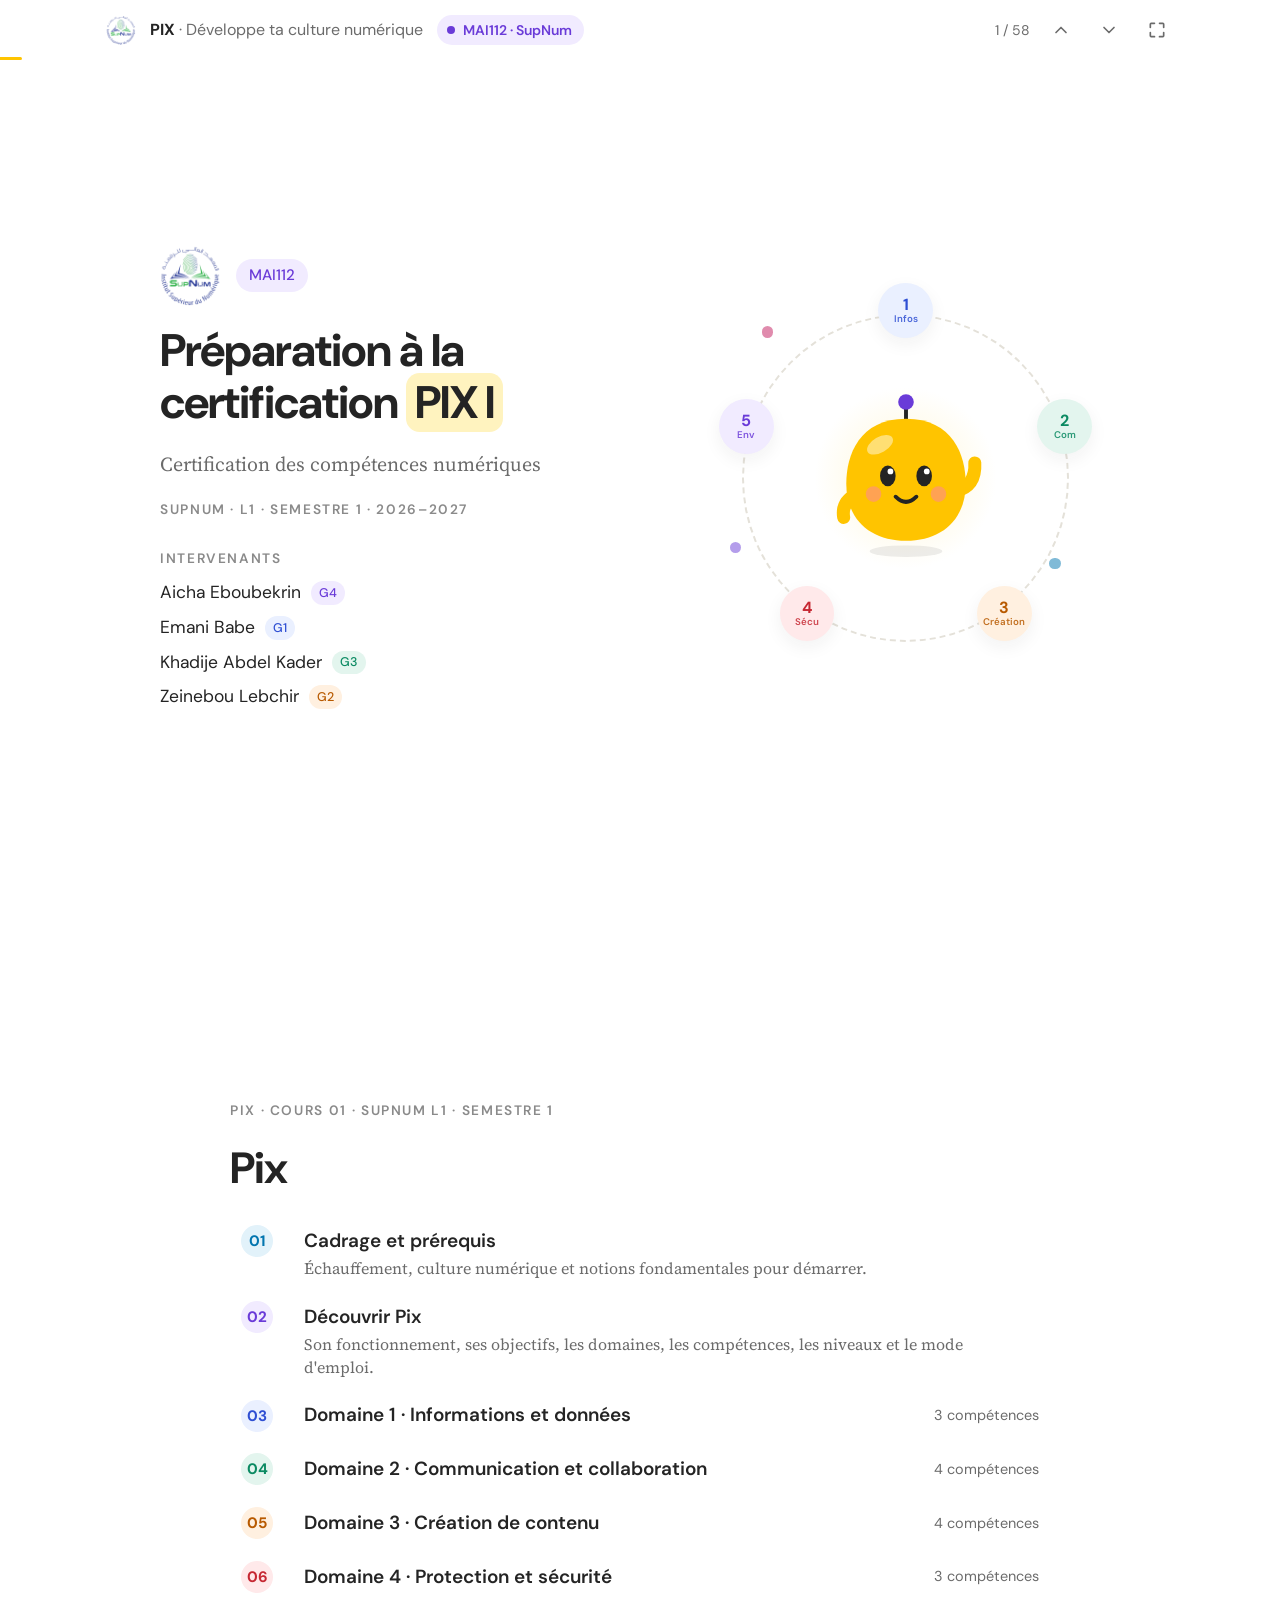
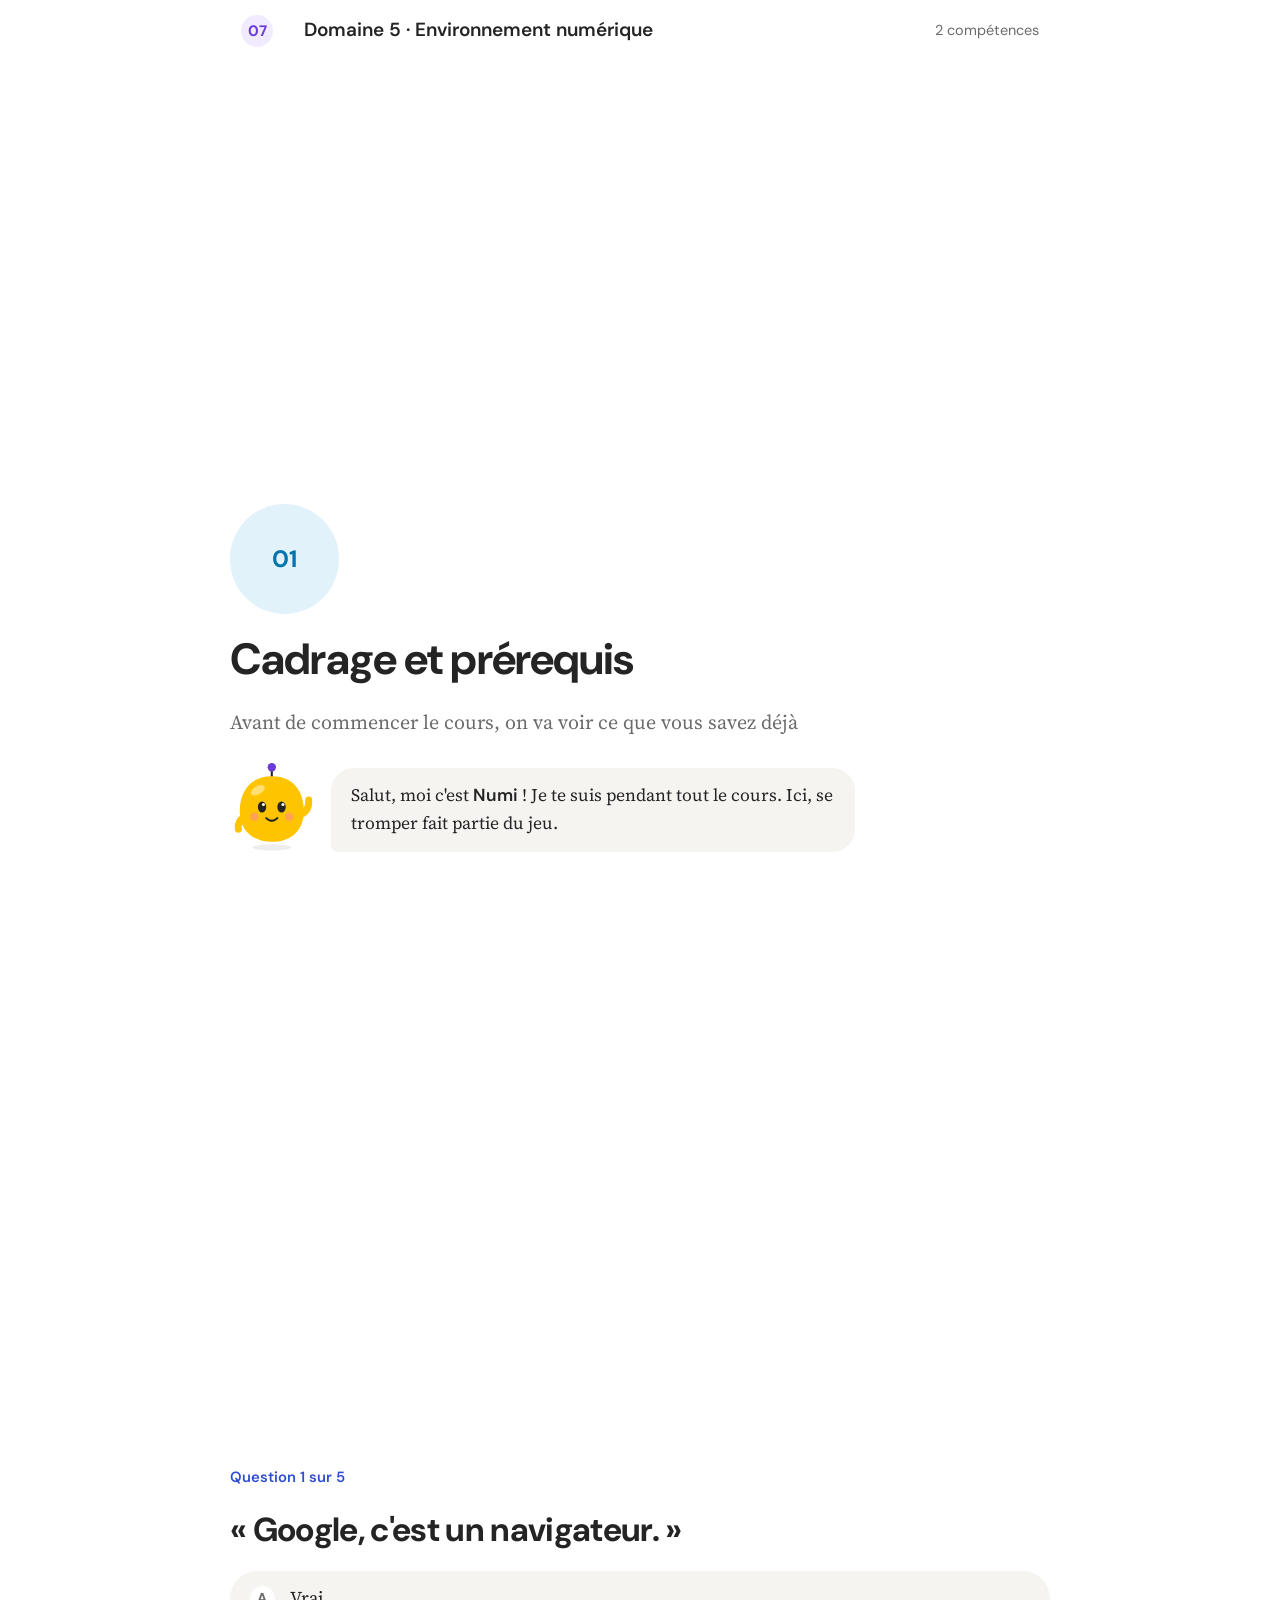
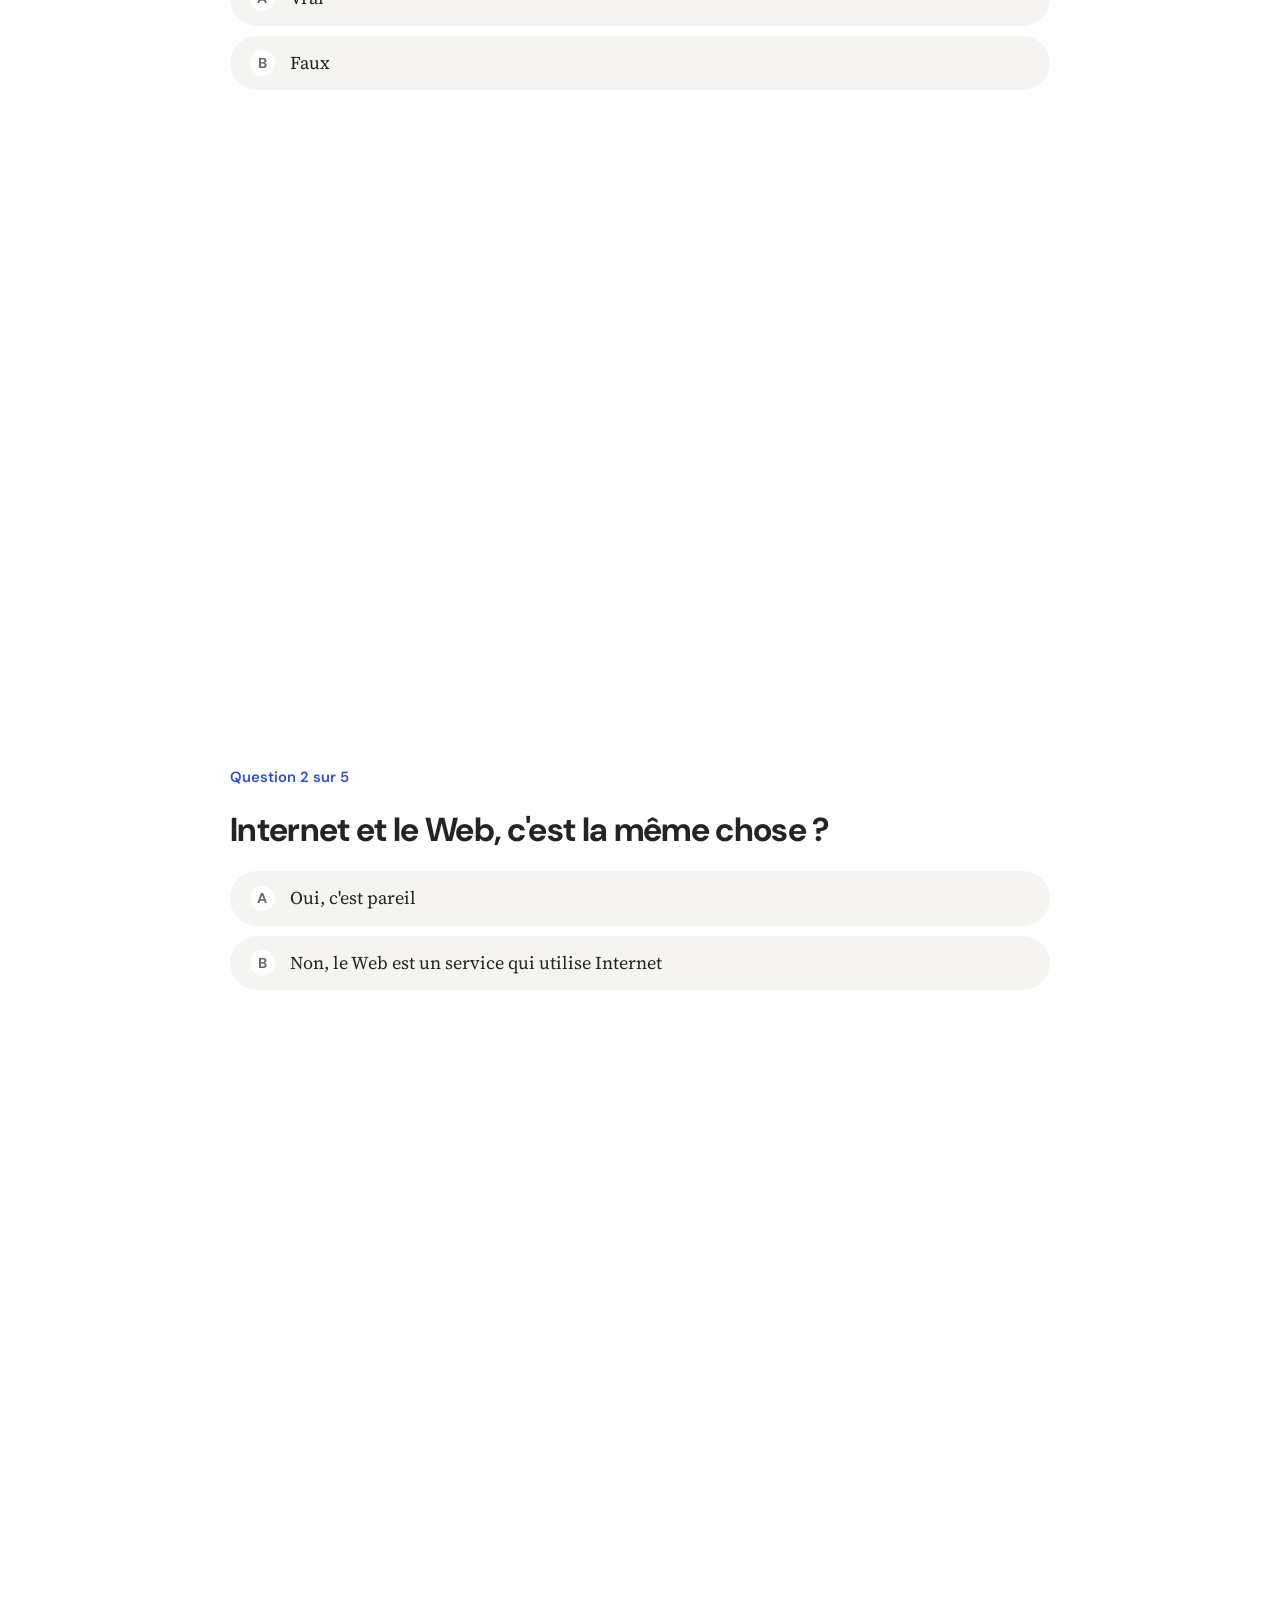
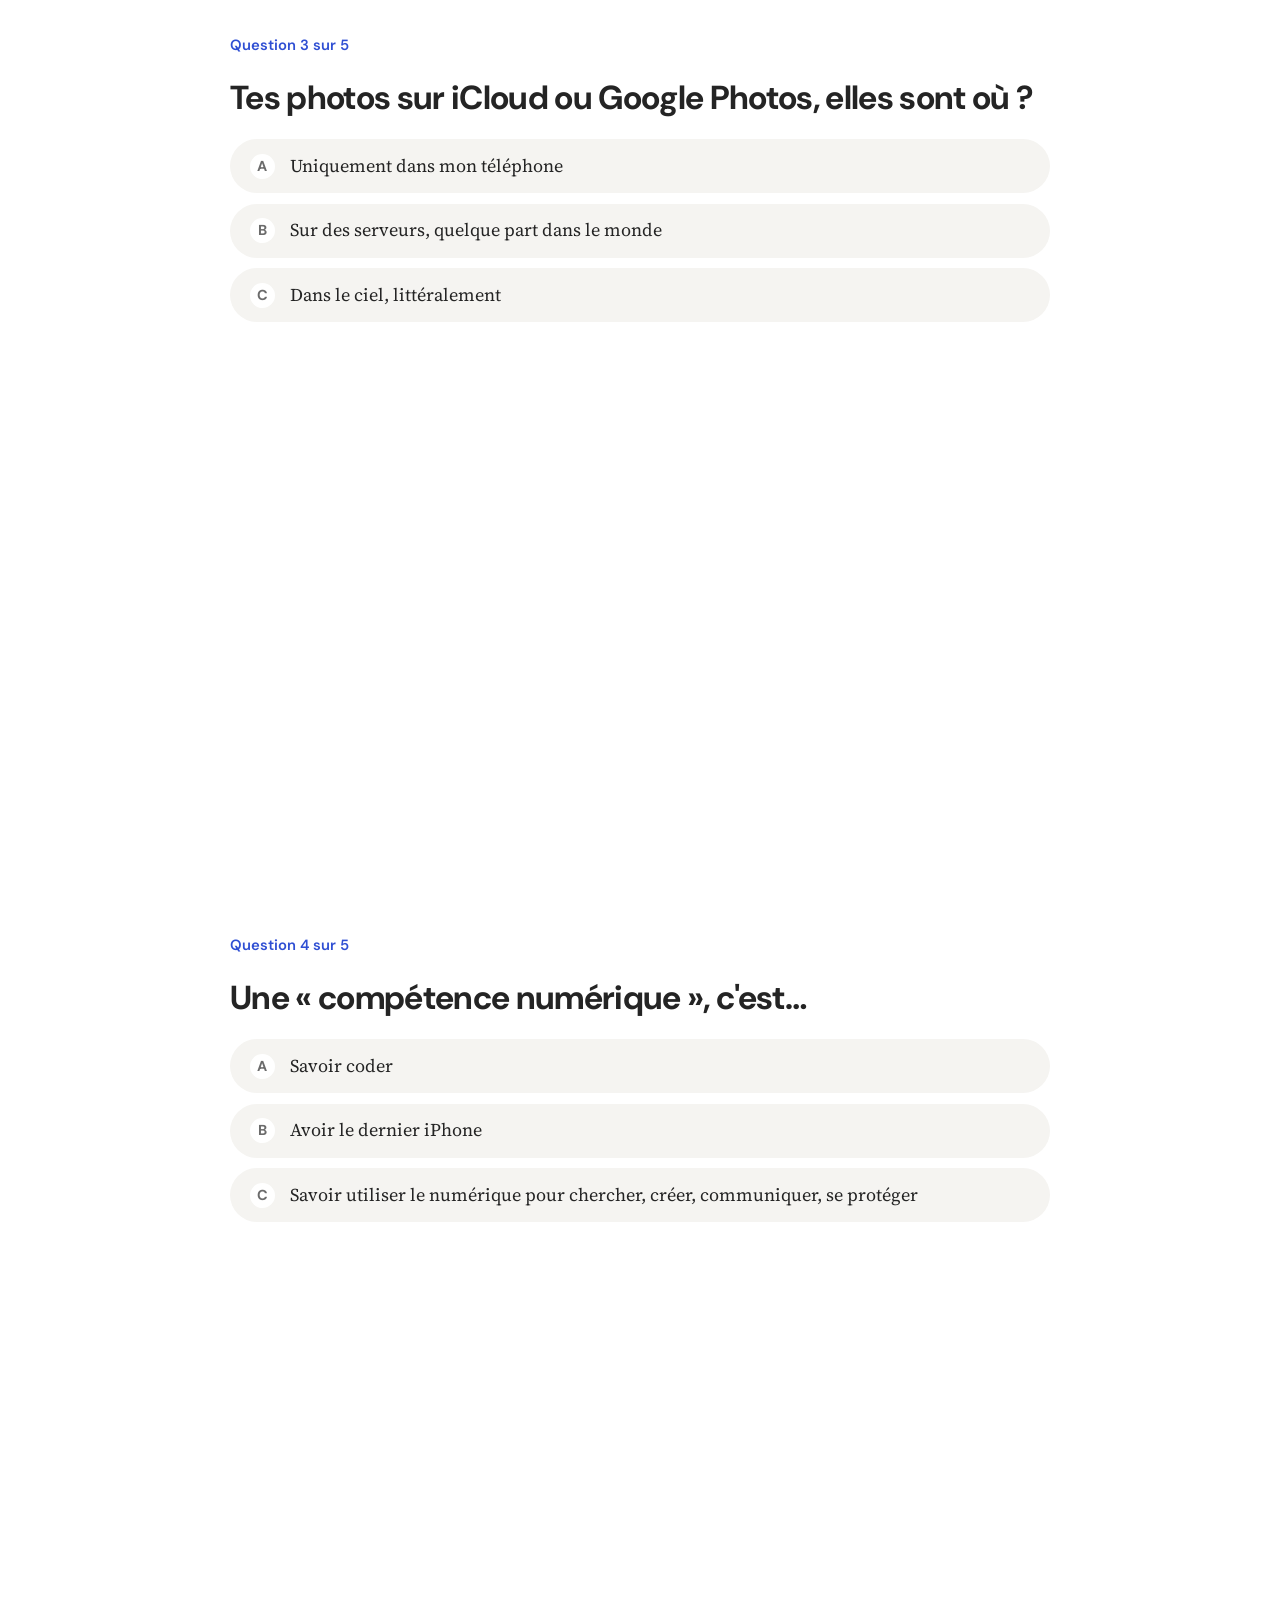
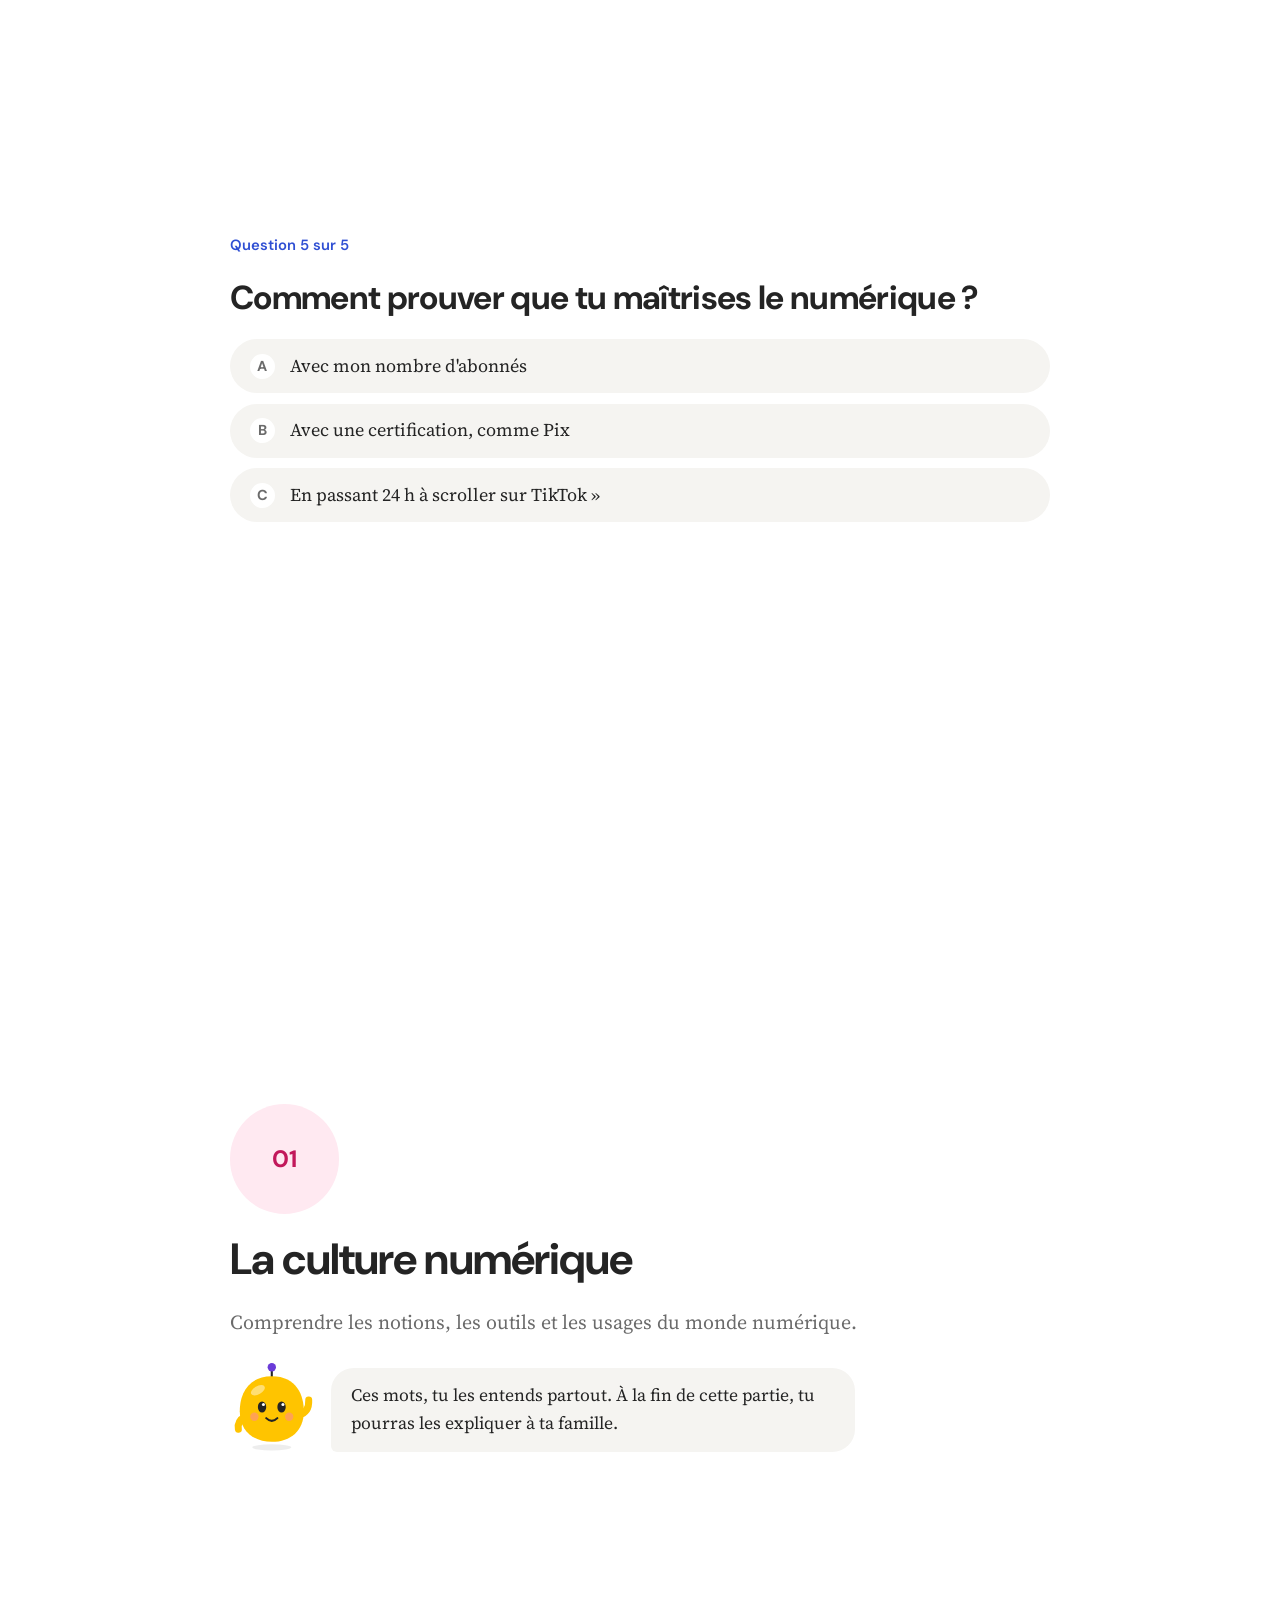
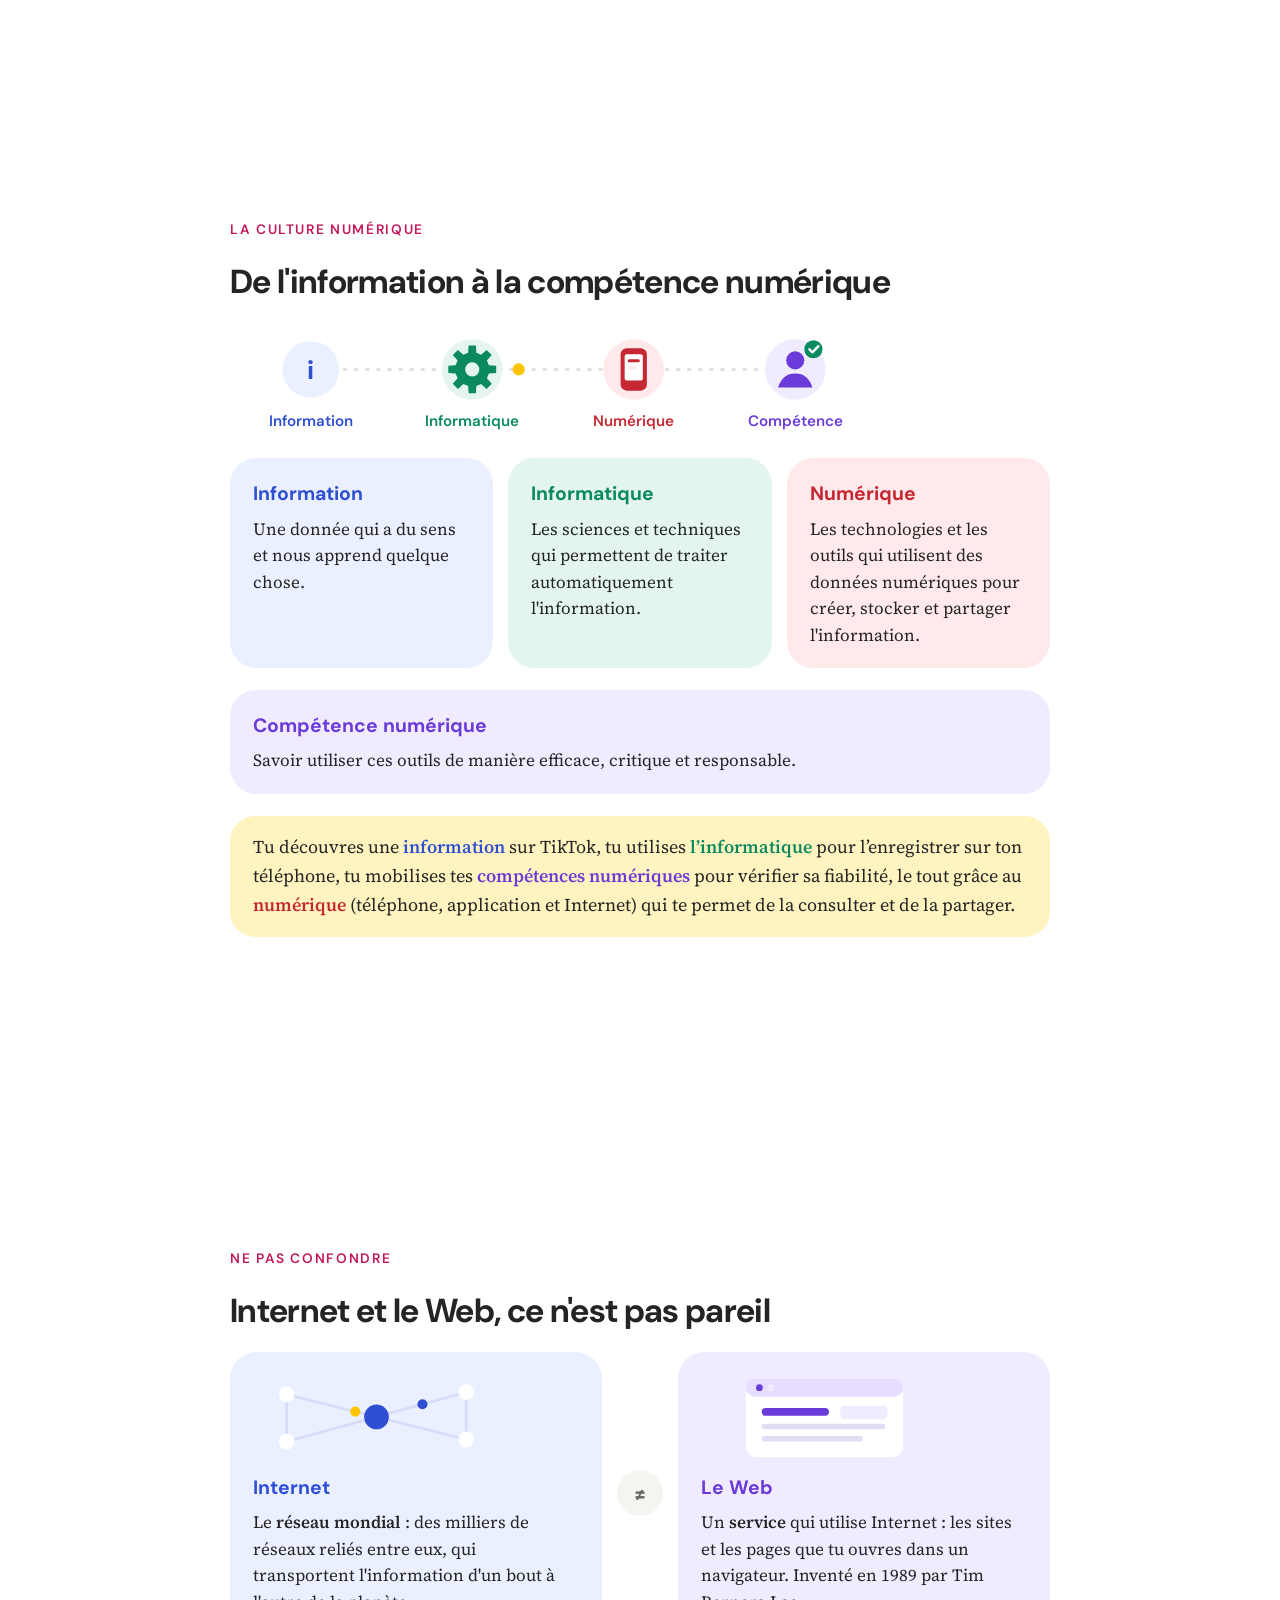
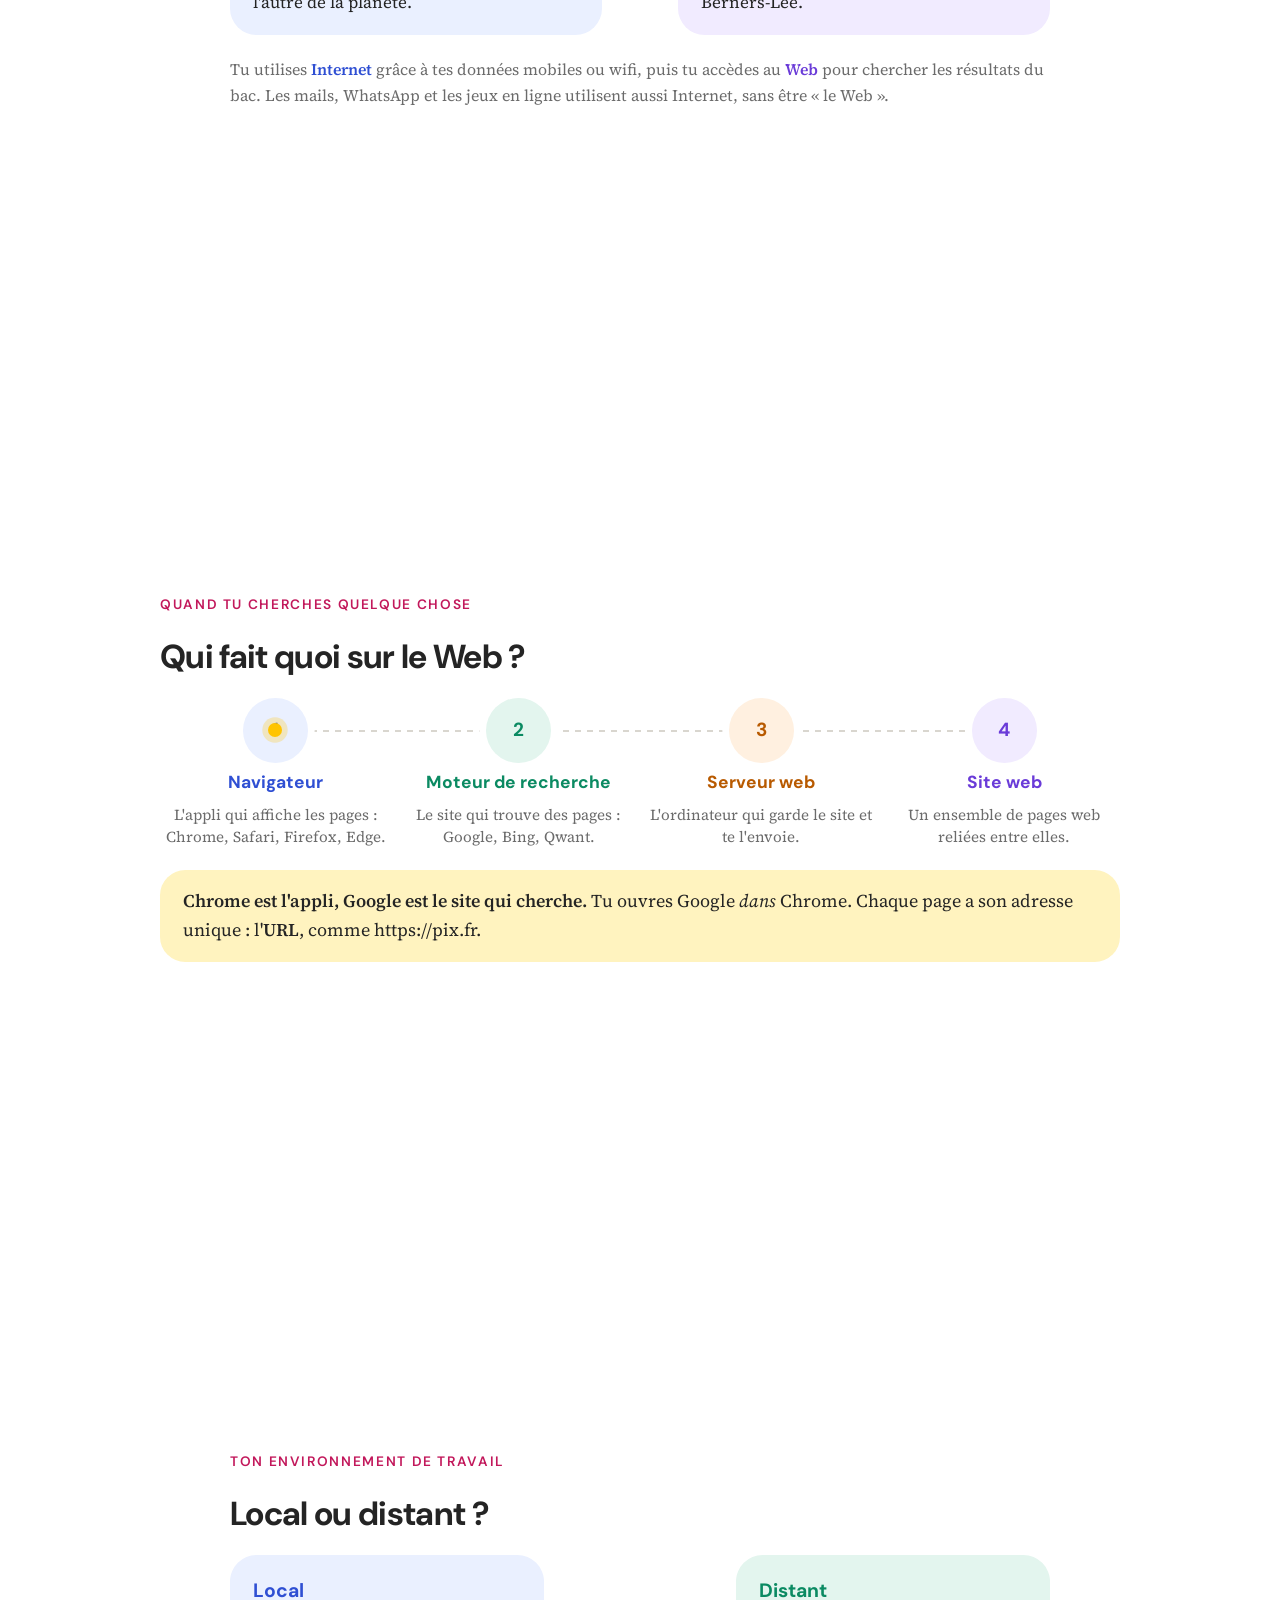
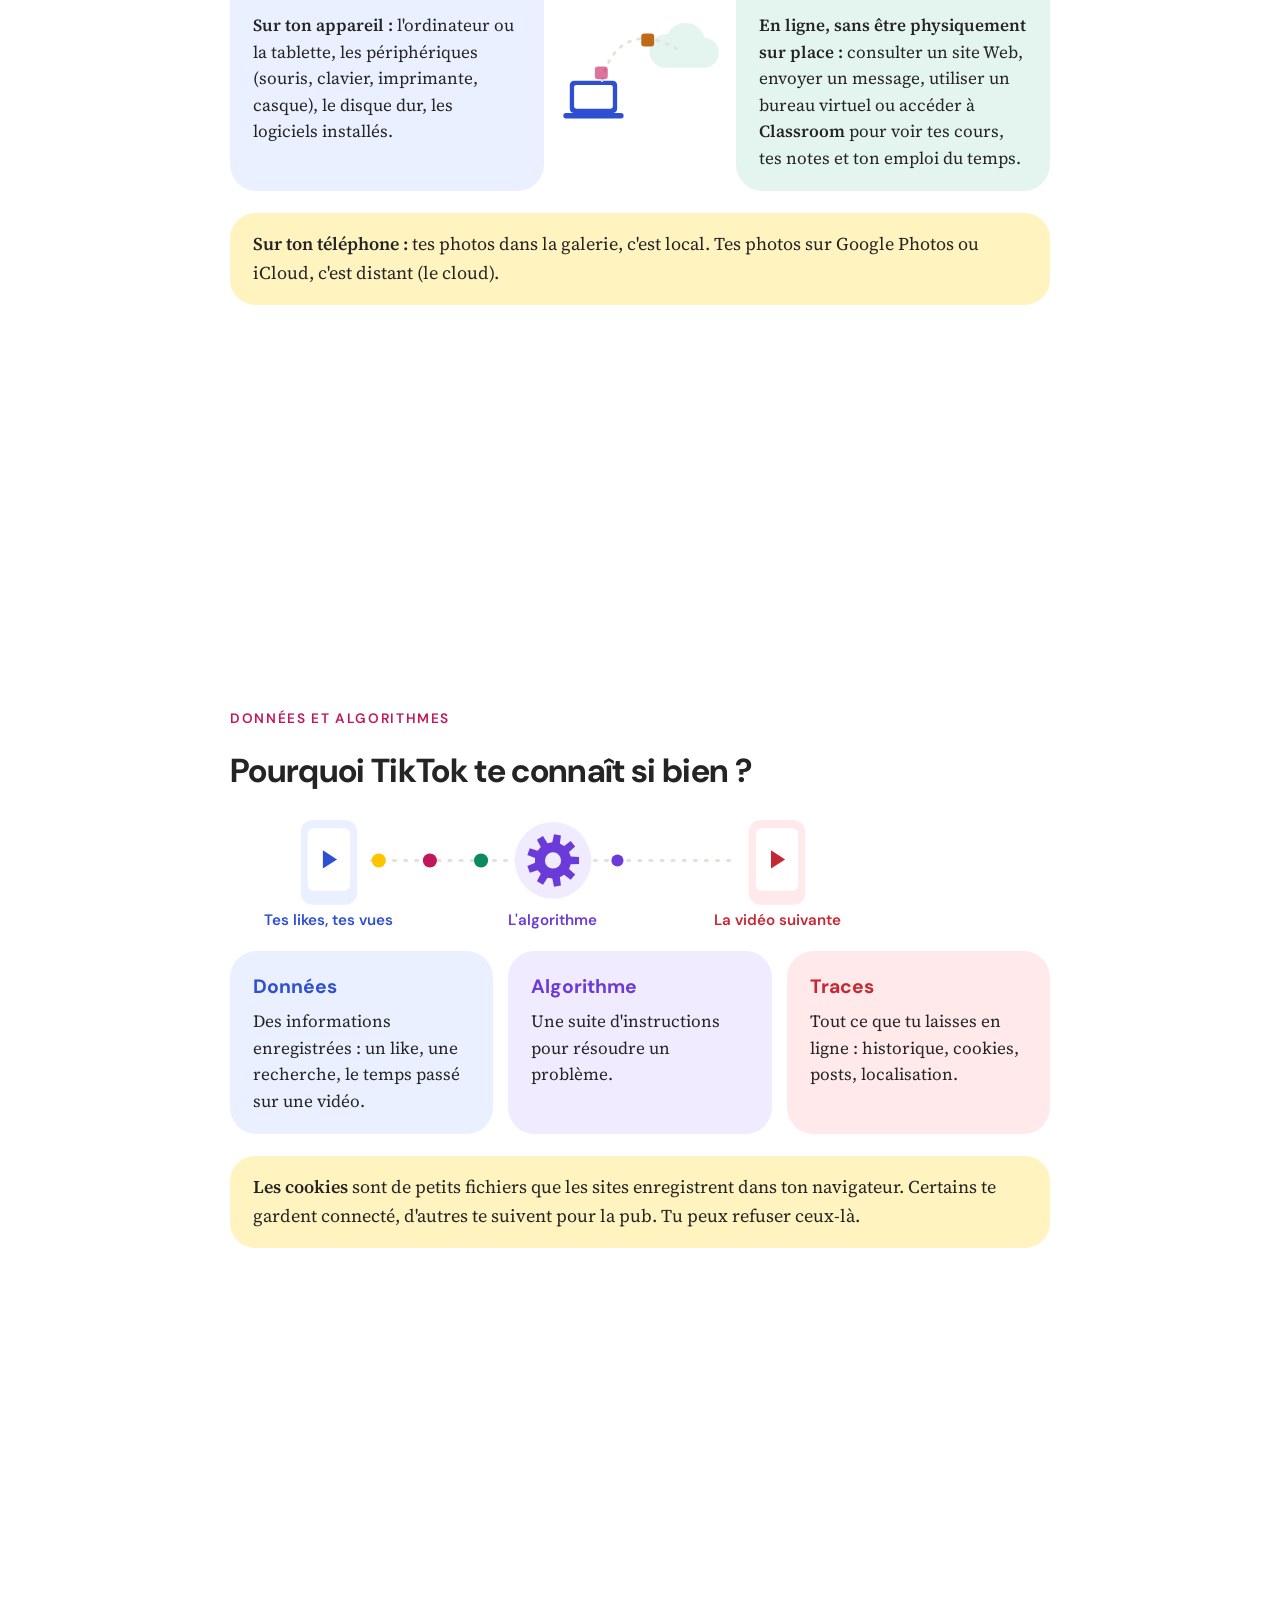
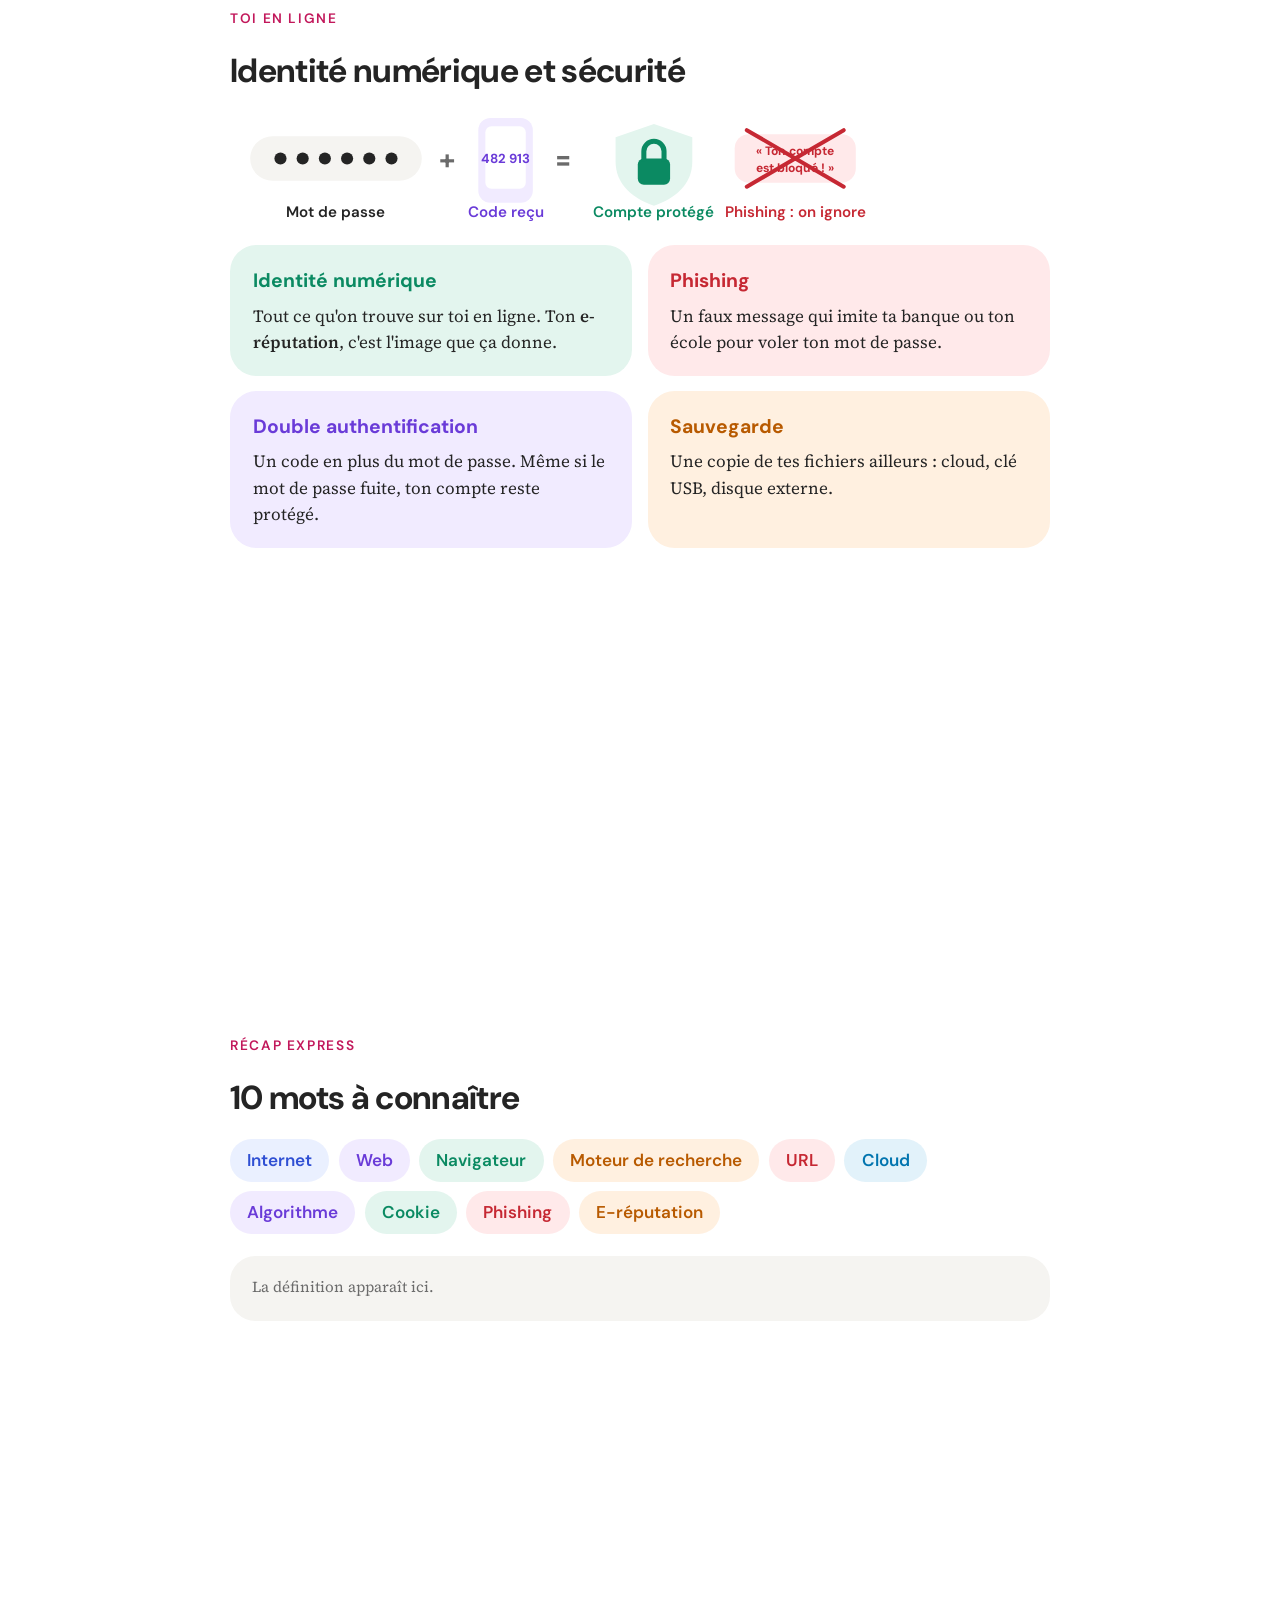
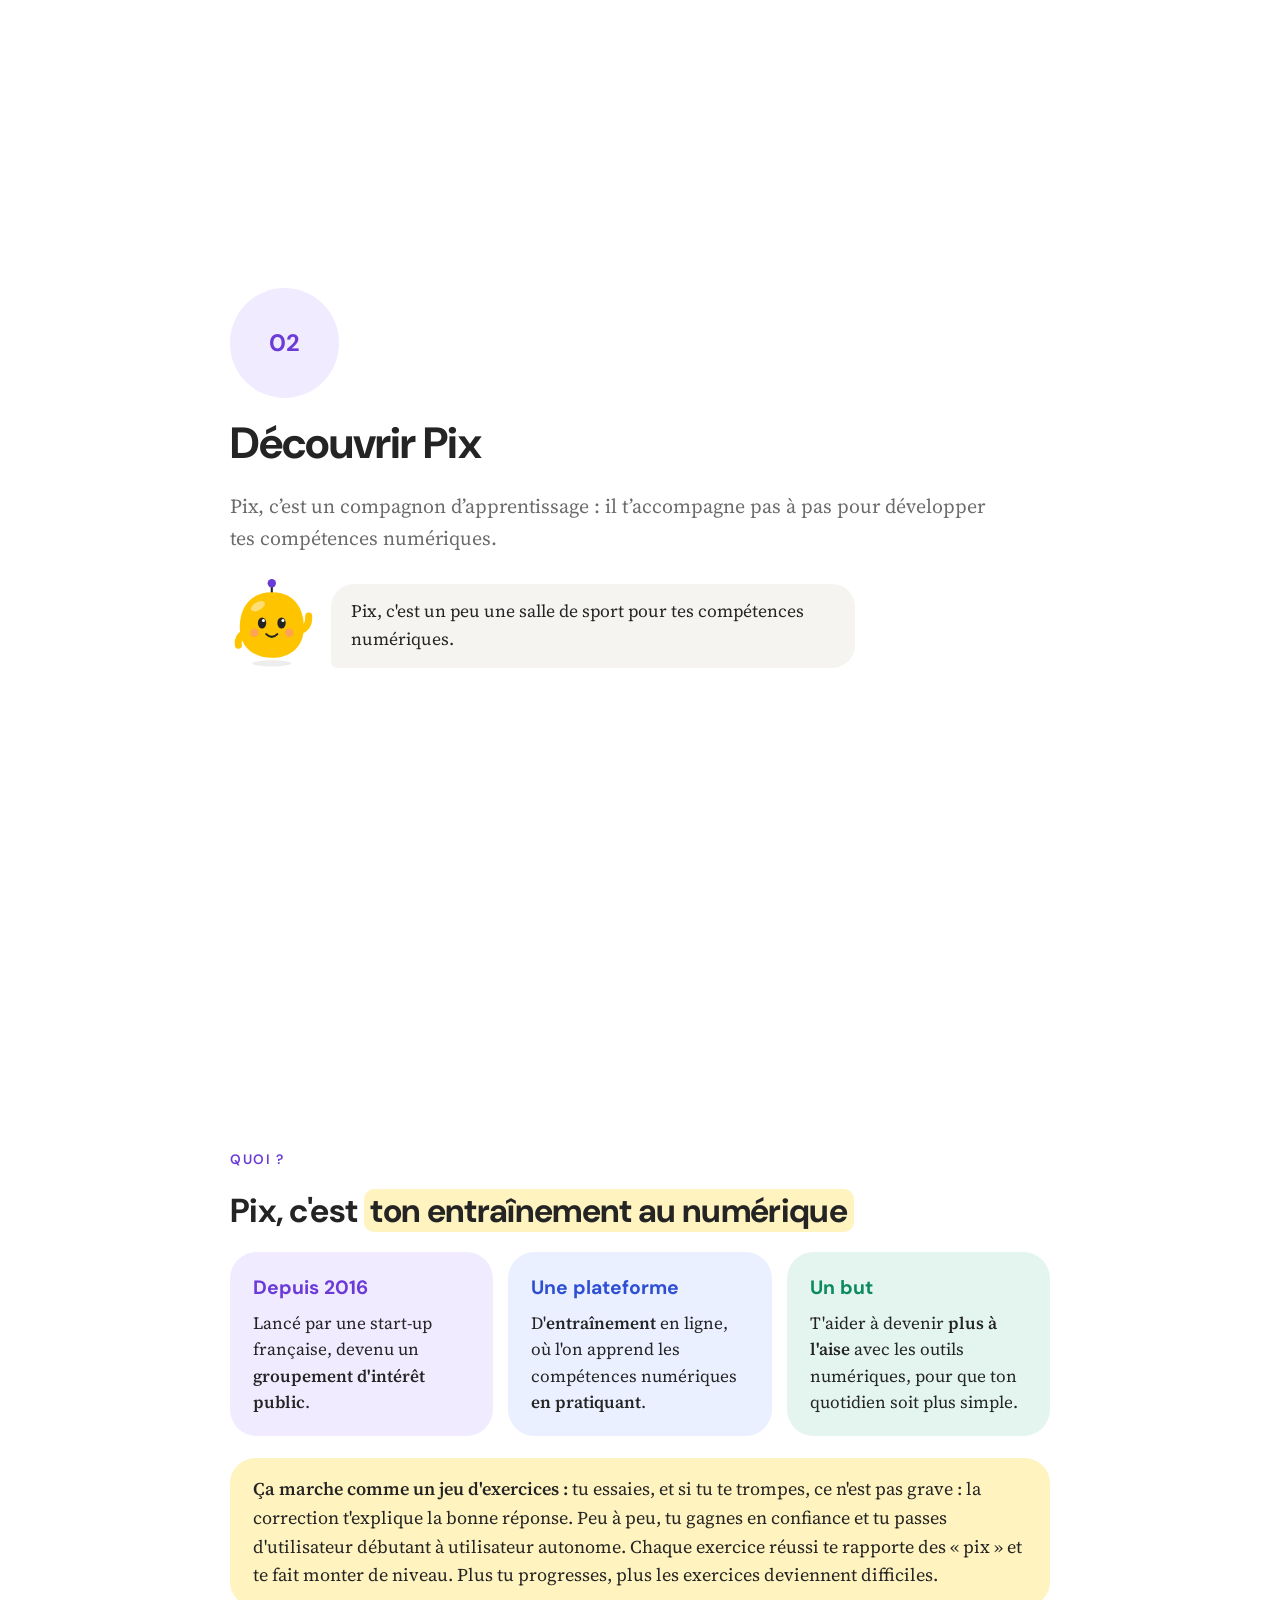
<file: index.html>
<!doctype html>
<html lang="fr">
<head>
<meta charset="utf-8">
<meta name="viewport" content="width=device-width, initial-scale=1, viewport-fit=cover">
<title>PIX · Développe ta culture numérique avec Pix</title>
<meta name="description" content="PIX · Préparation à la certification PIX I · SupNum L1. Cours 01 : le numérique, Pix, les domaines, les compétences et les niveaux.">
<meta name="theme-color" content="#FFFFFF">
<link rel="icon" href="[data-uri]">
<link rel="preconnect" href="https://fonts.googleapis.com">
<link rel="preconnect" href="https://fonts.gstatic.com" crossorigin>
<link rel="stylesheet" href="https://fonts.googleapis.com/css2?family=DM+Sans:opsz,wght@9..40,400;9..40,500;9..40,600;9..40,700&family=Source+Serif+4:opsz,wght@8..60,400;8..60,600&display=swap">
<link rel="stylesheet" href="styles.css">
</head>
<body>

<header class="top">
  <div class="in">
    <img src="[data-uri]" alt="SupNum">
    <div class="t">PIX <span>· Développe ta culture numérique</span></div>
    <div class="where blue" id="where" aria-live="polite"><i></i><span id="wtext">Sommaire</span></div>
    <div class="sp"></div>
    <span class="count" id="count">1 / 1</span>
    <button class="ib" id="up" aria-label="Slide précédente"><svg viewBox="0 0 24 24" fill="none" stroke="currentColor" stroke-width="2" stroke-linecap="round" stroke-linejoin="round"><path d="M6 15l6-6 6 6"/></svg></button>
    <button class="ib" id="down" aria-label="Slide suivante"><svg viewBox="0 0 24 24" fill="none" stroke="currentColor" stroke-width="2" stroke-linecap="round" stroke-linejoin="round"><path d="M6 9l6 6 6-6"/></svg></button>
    <button class="ib" id="fs" aria-label="Plein écran"><svg viewBox="0 0 24 24" fill="none" stroke="currentColor" stroke-width="2" stroke-linecap="round"><path d="M4 9V5a1 1 0 0 1 1-1h4M15 4h4a1 1 0 0 1 1 1v4M20 15v4a1 1 0 0 1-1 1h-4M9 20H5a1 1 0 0 1-1-1v-4"/></svg></button>
  </div>
  <div class="prog" id="prog"></div>
</header>

<main id="deck" aria-busy="true">
</main>
<footer class="credit">PIX · Préparation à la certification PIX I · SupNum L1 · Support de cours, non affilié à Pix.</footer>

<script src="script.js" defer></script>
</body>
</html>
</file>
<file: styles.css>
/* =====================================================================
   PIX · Cours 01 — présentation "scroll", une slide = un écran.
   Style calme, inspiré de Medium : fond blanc, texte serif, formes rondes.
   Pour changer un texte : cherche la slide (commentaires <!-- ===== -->).
   ===================================================================== */
:root{
  color-scheme:light;
  --bg:#FFFFFF; --ink:#242424; --muted:#6B6B6B; --soft:#F5F4F1;
  --kicker:#8A8A8A;
  --yellow:#FFF3BF; --bar:#FFC400;
  /* teintes douces : fond + texte */
  --blue-b:#EAF0FF;   --blue:#2F4FD3;
  --pink-b:#FFE9F1;   --pink:#C2185B;
  --violet-b:#F1EBFF; --violet:#6A3BD8;
  --green-b:#E3F5EE;  --green:#0B8A62;
  --orange-b:#FFF0E0; --orange:#B85A00;
  --sky-b:#E2F2FA;    --sky:#0275AF;
  --red-b:#FFE9EA;    --red:#C62833;
  --ok:#0B8A62; --ok-b:#E3F5EE; --ko:#C62833; --ko-b:#FFE9EA;
  --f-sans:"DM Sans","Segoe UI",system-ui,-apple-system,sans-serif;
  --f-serif:"Source Serif 4",Charter,"Iowan Old Style",Georgia,serif;
  --top:60px;
}
.blue{--b:var(--blue-b);--c:var(--blue)} .pink{--b:var(--pink-b);--c:var(--pink)} .violet{--b:var(--violet-b);--c:var(--violet)}
.green{--b:var(--green-b);--c:var(--green)} .orange{--b:var(--orange-b);--c:var(--orange)} .sky{--b:var(--sky-b);--c:var(--sky)} .red{--b:var(--red-b);--c:var(--red)}

*{box-sizing:border-box}
html{scroll-snap-type:y mandatory;scroll-behavior:smooth;-webkit-text-size-adjust:100%}
body{margin:0;background:var(--bg);color:var(--ink);font-family:var(--f-serif);line-height:1.6}
h1,h2,h3,p{margin:0}
a{color:inherit}
button{font:inherit;color:inherit}
:focus-visible{outline:2px solid var(--ink);outline-offset:3px;border-radius:12px}
[hidden]{display:none!important}

/* ---------- barre du haut ---------- */
body::before{content:"";position:fixed;inset:0 0 auto;height:env(safe-area-inset-top,0px);background:var(--bg);z-index:30}
.top{position:fixed;top:env(safe-area-inset-top,0px);left:0;right:0;height:var(--top);z-index:20;background:rgba(255,255,255,.92);backdrop-filter:blur(8px);-webkit-backdrop-filter:blur(8px);font-family:var(--f-sans)}
.top .in{max-width:1100px;height:100%;margin:0 auto;display:flex;align-items:center;gap:14px;padding-left:max(16px,env(safe-area-inset-left,0px));padding-right:max(16px,env(safe-area-inset-right,0px))}
.top img{width:30px;height:30px;border-radius:50%;flex:none}
.top .t{font-weight:700;font-size:16px;white-space:nowrap}
.top .t span{font-weight:400;color:var(--muted)}
.where{display:flex;align-items:center;gap:8px;min-width:0;padding:4px 12px 4px 10px;border-radius:999px;background:var(--b,var(--soft));color:var(--c,var(--ink));font-weight:600;font-size:14px;white-space:nowrap;transition:background .3s,color .3s}
.where i{width:8px;height:8px;border-radius:50%;background:currentColor;flex:none}
.where span{overflow:hidden;text-overflow:ellipsis}
.sp{flex:1}
.count{font-variant-numeric:tabular-nums;color:var(--muted);font-size:14px;white-space:nowrap}
.ib{all:unset;cursor:pointer;width:34px;height:34px;display:grid;place-items:center;border-radius:50%;color:var(--muted);flex:none}
.ib:hover{background:var(--soft);color:var(--ink)}
.ib:focus-visible{outline:2px solid var(--ink)}
.ib svg{width:20px;height:20px}
.prog{position:absolute;left:0;bottom:0;height:3px;width:0;background:var(--bar);border-radius:0 3px 3px 0;transition:width .3s}

/* ---------- slides : un écran exact ---------- */
.slide{scroll-snap-align:start;height:100vh;height:100svh;overflow:hidden;display:flex;align-items:center;justify-content:center;
  padding-top:calc(var(--top) + env(safe-area-inset-top,0px) + 16px);padding-bottom:calc(20px + env(safe-area-inset-bottom,0px));
  padding-left:max(20px,env(safe-area-inset-left,0px));padding-right:max(20px,env(safe-area-inset-right,0px))}
/* tout à l'intérieur est en "em" : le script réduit --fit si une slide déborde */
.inner{width:100%;max-width:820px;font-size:calc(19px * var(--fit,1));display:grid;gap:1.15em}
.inner.wide{max-width:960px}

.kicker{font-family:var(--f-sans);font-weight:600;font-size:.72em;letter-spacing:.12em;text-transform:uppercase;color:var(--c,var(--kicker))}
.title{font-family:var(--f-sans);font-weight:700;letter-spacing:-.02em;line-height:1.15;text-wrap:balance}
h1.title{font-size:2.3em}
h2.title{font-size:1.75em}
.lead{color:var(--muted);font-size:1.05em;max-width:38em}
.small{font-size:.84em;color:var(--muted)}
b,strong{font-weight:600}
.mark{background:var(--yellow);border-radius:.3em;padding:0 .2em}

/* cartes douces, sans bordure */
.cards{display:grid;gap:.8em;grid-template-columns:repeat(auto-fit,minmax(min(100%,13em),1fr))}
.cards.two{grid-template-columns:repeat(2,minmax(0,1fr))}
.card{background:var(--b,var(--soft));border-radius:1.4em;padding:1.05em 1.2em;display:grid;gap:.35em;align-content:start}
.card h3{font-family:var(--f-sans);font-weight:700;font-size:1.02em;color:var(--c,var(--ink))}
.card p{font-size:.9em;line-height:1.55}
.card .small{font-size:.78em}
.note{background:var(--yellow);border-radius:1.4em;padding:.95em 1.25em;font-size:.95em}
.vs{display:grid;grid-template-columns:1fr auto 1fr;gap:.8em;align-items:stretch}
.vs .x{align-self:center;font-family:var(--f-sans);font-weight:700;color:var(--muted);font-size:1.1em;width:2.2em;height:2.2em;border-radius:50%;background:var(--soft);display:grid;place-items:center}

/* sommaire */
.toc{list-style:none;margin:0;padding:0;display:grid;gap:.15em}
.toc a{display:grid;grid-template-columns:2.4em 1fr auto;gap:0 .9em;align-items:center;padding:.5em .6em;border-radius:1.2em;text-decoration:none}
.toc a:hover{background:var(--soft)}
.toc .n{width:2.1em;height:2.1em;border-radius:50%;display:grid;place-items:center;background:var(--b);color:var(--c);font-family:var(--f-sans);font-weight:700;font-size:.8em}
.toc h3{font-family:var(--f-sans);font-weight:600;font-size:1em}
.toc p{grid-column:2;font-size:.84em;color:var(--muted);line-height:1.4}
.toc .min{font-family:var(--f-sans);font-size:.76em;color:var(--muted);white-space:nowrap}
.hint{font-family:var(--f-sans);font-size:.78em;color:var(--muted);display:flex;align-items:center;gap:.5em}
.hint svg{width:1.1em;height:1.1em;animation:bob 1.8s ease-in-out infinite}
@keyframes bob{50%{transform:translateY(4px)}}

/* séparateur de partie : calme, une bulle de couleur */
.part{justify-items:start}
.bubble{width:4.6em;height:4.6em;border-radius:50%;background:var(--b);color:var(--c);display:grid;place-items:center;font-family:var(--f-sans);font-weight:700;font-size:1.25em}
.part h2.title{font-size:2.3em}

/* quiz */
.q{font-family:var(--f-sans);font-size:.78em;font-weight:600;color:var(--c)}
.quiz{display:grid;gap:.55em}
.opt{all:unset;cursor:pointer;display:flex;gap:.8em;align-items:center;padding:.7em 1.1em;border-radius:999px;background:var(--soft);font-size:.95em;transition:background .15s}
.opt:hover{background:var(--b)}
.opt:focus-visible{outline:2px solid var(--ink);outline-offset:2px}
.opt .k{width:1.75em;height:1.75em;flex:none;border-radius:50%;display:grid;place-items:center;font-family:var(--f-sans);font-weight:700;font-size:.8em;background:#fff;color:var(--muted)}
.opt.good{background:var(--ok-b)} .opt.good .k{background:var(--ok);color:#fff}
.opt.bad{background:var(--ko-b)} .opt.bad .k{background:var(--ko);color:#fff}
.opt[aria-disabled="true"]{cursor:default}
.reveal{background:var(--yellow);border-radius:1.4em;padding:.9em 1.2em;font-size:.92em;animation:in .3s ease-out}
.reveal b{font-family:var(--f-sans);display:block;margin-bottom:.15em}
@keyframes in{from{opacity:0;transform:translateY(4px)}to{opacity:1;transform:none}}

/* chemin du web : bulles reliées */
.path{display:grid;grid-template-columns:repeat(4,1fr);gap:.6em;position:relative}
.path::before{content:"";position:absolute;left:12%;right:12%;top:1.7em;height:2px;background:repeating-linear-gradient(90deg,#D9D6CF 0 6px,transparent 6px 12px)}
.path .s{display:grid;justify-items:center;text-align:center;gap:.35em;position:relative}
.path .dot{width:3.4em;height:3.4em;border-radius:50%;background:var(--b);color:var(--c);display:grid;place-items:center;font-family:var(--f-sans);font-weight:700;font-size:1em;box-shadow:0 0 0 .35em #fff}
.path h3{font-family:var(--f-sans);font-size:.92em;font-weight:700;color:var(--c)}
.path p{font-size:.8em;color:var(--muted);line-height:1.45}

/* mots à toucher */
.words{display:flex;flex-wrap:wrap;gap:.5em}
.word{all:unset;cursor:pointer;padding:.45em 1em;border-radius:999px;background:var(--b);color:var(--c);font-family:var(--f-sans);font-weight:600;font-size:.9em;transition:transform .15s}
.word:hover{transform:translateY(-1px)}
.word[aria-pressed="true"]{background:var(--c);color:#fff}
.word:focus-visible{outline:2px solid var(--ink);outline-offset:2px}
.def{min-height:3.6em;background:var(--soft);border-radius:1.4em;padding:.9em 1.2em;font-size:.95em}
.def b{font-family:var(--f-sans)}

/* domaines */
.doms{display:grid;grid-template-columns:repeat(5,1fr);gap:.7em}
.dom{background:var(--b);border-radius:1.4em;padding:1em;display:grid;gap:.3em;align-content:start}
.dom .num{width:2.2em;height:2.2em;border-radius:50%;background:#fff;color:var(--c);display:grid;place-items:center;font-family:var(--f-sans);font-weight:700}
.dom h3{font-family:var(--f-sans);font-size:.9em;font-weight:700;color:var(--c);line-height:1.25}
.dom p{font-size:.76em;color:var(--muted);line-height:1.4}
.comps{list-style:none;margin:0;padding:0;display:grid;gap:.55em}
.comps li{display:grid;grid-template-columns:3em 1fr;gap:.9em;align-items:center}
.comps .code{width:2.6em;height:2.6em;border-radius:50%;background:var(--b);color:var(--c);display:grid;place-items:center;font-family:var(--f-sans);font-weight:700;font-size:.92em}
.comps h3{font-family:var(--f-sans);font-size:.98em;font-weight:600}
.comps p{font-size:.86em;color:var(--muted);line-height:1.45}

/* niveaux : bulles qui grandissent */
.lv{display:flex;align-items:flex-end;justify-content:space-between;gap:.6em}
.lv .s{display:grid;justify-items:center;text-align:center;gap:.4em;flex:1}
.lv .dot{border-radius:50%;background:var(--orange-b);color:var(--orange);display:grid;place-items:center;font-family:var(--f-sans);font-weight:700}
.lv .s:nth-child(1) .dot{width:3em;height:3em}
.lv .s:nth-child(2) .dot{width:3.8em;height:3.8em}
.lv .s:nth-child(3) .dot{width:4.6em;height:4.6em;background:#FFD9B0}
.lv .s:nth-child(4) .dot{width:5.4em;height:5.4em;background:var(--orange);color:#fff}
.lv h3{font-family:var(--f-sans);font-size:.88em;font-weight:700}
.lv p{font-size:.78em;color:var(--muted);line-height:1.4}
.stats{display:grid;grid-template-columns:repeat(3,1fr);gap:.8em}
.stat{display:grid;justify-items:center;text-align:center;gap:.4em}
.stat .big{width:4.2em;height:4.2em;border-radius:50%;background:var(--b);color:var(--c);display:grid;place-items:center;font-family:var(--f-sans);font-weight:700;font-size:1.25em}
.stat p{font-size:.84em;color:var(--muted);line-height:1.45}
.ladder{display:grid;gap:.5em}
.rung{display:grid;grid-template-columns:2.5em 1fr;gap:.9em;align-items:start}
.rung .dot{width:2.3em;height:2.3em;border-radius:50%;background:var(--b);color:var(--c);display:grid;place-items:center;font-family:var(--f-sans);font-weight:700;font-size:.9em}
.rung h3{font-family:var(--f-sans);font-size:.92em;font-weight:600}
.rung h3 span{font-weight:400;color:var(--muted)}
.rung p{font-size:.86em;color:var(--muted);line-height:1.45}

/* étapes */
.steps{list-style:none;margin:0;padding:0;display:grid;gap:.65em;counter-reset:s}
.steps li{display:grid;grid-template-columns:2.4em 1fr;gap:.9em;align-items:start;counter-increment:s}
.steps li::before{content:counter(s);width:2.2em;height:2.2em;border-radius:50%;display:grid;place-items:center;background:var(--b);color:var(--c);font-family:var(--f-sans);font-weight:700;font-size:.9em}
.steps h3{font-family:var(--f-sans);font-size:.98em;font-weight:600}
.steps p{font-size:.86em;color:var(--muted);line-height:1.45}
.links{display:flex;flex-wrap:wrap;gap:.5em}
.link{text-decoration:none;padding:.5em 1em;border-radius:999px;background:var(--b);color:var(--c);font-family:var(--f-sans);font-size:.85em}
.link b{font-weight:700}
.tags{display:flex;flex-wrap:wrap;gap:.45em}
.tag{padding:.3em .85em;border-radius:999px;background:var(--b,var(--soft));color:var(--c,var(--ink));font-family:var(--f-sans);font-size:.8em;font-weight:500}
.back{font-family:var(--f-sans);font-size:.85em;color:var(--muted)}

footer.credit{scroll-snap-align:end;text-align:center;color:var(--muted);font-family:var(--f-sans);font-size:13px;padding:14px 20px calc(20px + env(safe-area-inset-bottom,0px))}

/* téléphone */
@media (max-width:640px){
  :root{--top:88px}
  .inner>*{min-width:0;max-width:100%}
  .kicker{overflow-wrap:anywhere}
  .top .in{flex-wrap:wrap;align-content:center;gap:6px 8px;padding-block:6px}
  .top .t span{display:none}
  .where{order:5;flex-basis:100%;font-size:13px}
  .inner{font-size:calc(16.5px * var(--fit,1));gap:1em}
  h1.title,.part h2.title{font-size:1.9em}
  h2.title{font-size:1.45em}
  .cards.two,.vs{grid-template-columns:1fr}
  .vs .x{justify-self:center}
  .path{grid-template-columns:1fr 1fr;row-gap:1em}
  .path::before{display:none}
  .doms{grid-template-columns:1fr 1fr}
  .doms .dom:last-child{grid-column:1/-1}
  .stats{gap:.4em}
  .toc p{display:none}
  .lv{gap:.3em}
  .lv h3{font-size:.7em}
  .lv p{font-size:.68em}
}
@media (max-width:900px) and (min-width:641px){.doms{grid-template-columns:repeat(3,1fr)}}
@media (prefers-reduced-motion:reduce){html{scroll-behavior:auto}*{animation:none!important;transition:none!important}}

/* ===== page de garde ===== */
.cover{display:grid;grid-template-columns:minmax(0,1.15fr) minmax(0,1fr);gap:2em;align-items:center}
.cv-text{display:grid;gap:1em;justify-items:start}
.cv-top{display:flex;align-items:center;gap:.8em}
.cv-top img{width:3.2em;height:3.2em;border-radius:50%}
.cover h1.title{font-size:2.4em}
.team{display:grid;gap:.5em;margin-top:.4em}
.team ul{list-style:none;margin:0;padding:0;display:grid;gap:.35em}
.team li{display:flex;align-items:center;gap:.6em;font-family:var(--f-sans);font-size:.92em}
.team li .tag{font-size:.72em;padding:.15em .6em}
.art{position:relative;width:min(100%,21em);aspect-ratio:1;justify-self:center}
.art .ring{position:absolute;inset:9%;border-radius:50%;border:2px dashed #E4E1D9}
.art .ring2{position:absolute;inset:27%;border-radius:50%;background:radial-gradient(circle,#FFF6D6 0%,#FFFFFF 70%)}
.art .orbit{position:absolute;inset:0;animation:spin 46s linear infinite}
.art .orb{position:absolute;width:3.4em;height:3.4em;margin:-1.7em 0 0 -1.7em;border-radius:50%;background:var(--b);color:var(--c);display:grid;place-items:center;font-family:var(--f-sans);font-weight:700;font-size:.85em;box-shadow:0 6px 18px rgba(36,36,36,.06)}
.art .orb span{animation:spin 46s linear infinite reverse;text-align:center;line-height:1.05}
.art .orb small{display:block;font-size:.6em;font-weight:600;opacity:.85}
.art .center{position:absolute;left:50%;top:50%;width:8.2em;transform:translate(-50%,-52%)}
.art .spark{position:absolute;width:.6em;height:.6em;border-radius:50%;background:var(--c);opacity:.5;animation:twinkle 3s ease-in-out infinite}
@keyframes spin{to{transform:rotate(360deg)}}
@keyframes twinkle{50%{opacity:.15;transform:scale(.6)}}

/* ===== Numi, la mascotte du cours ===== */
.numi{display:inline-block;width:4.4em;flex:none;line-height:0}
.numi svg{width:100%;height:auto;overflow:visible}
.numi svg *{transform-box:view-box}
.numi .nb{animation:float 3.4s ease-in-out infinite;transform-origin:60px 118px}
.numi .eyes{animation:blink 5s infinite;transform-origin:60px 64px}
.numi .arm{transform-origin:100px 76px;animation:wave 2.6s ease-in-out infinite}
.numi .ant{animation:glow 2.2s ease-in-out infinite}
@keyframes float{50%{transform:translateY(-5px)}}
@keyframes blink{0%,93%,100%{transform:scaleY(1)}96%{transform:scaleY(.1)}}
@keyframes wave{0%,55%,100%{transform:rotate(0)}65%{transform:rotate(-22deg)}75%{transform:rotate(8deg)}85%{transform:rotate(-16deg)}}
@keyframes glow{50%{opacity:.45}}
.say{display:flex;align-items:flex-end;gap:.9em}
.say .bub{background:var(--soft);border-radius:1.3em 1.3em 1.3em .35em;padding:.8em 1.15em;font-size:.92em;max-width:30em}
.say .bub b{font-family:var(--f-sans)}
.say.big .numi{width:6em}
.reveal{display:flex;gap:.8em;align-items:flex-start}
.reveal .numi{width:2.6em}

/* ===== graphique des pix ===== */
.chart{width:100%;max-width:36em}
.chart svg{width:100%;height:auto;display:block}
.chart .line{stroke:var(--orange);stroke-width:3.5;fill:none;stroke-linecap:round;stroke-linejoin:round;stroke-dasharray:1;stroke-dashoffset:1}
.chart .area{fill:var(--orange-b);opacity:0}
.chart .pt{fill:#fff;stroke:var(--orange);stroke-width:3;opacity:0}
.chart text{font-family:var(--f-sans);font-size:15px;fill:var(--muted)}
.chart text.v{fill:var(--orange);font-weight:700}
.chart .base{stroke:#ECEAE4;stroke-width:2}
.slide.on .chart .line{transition:stroke-dashoffset 1.6s ease .3s;stroke-dashoffset:0}
.slide.on .chart .area{transition:opacity 1s ease 1.2s;opacity:1}
.slide.on .chart .pt,.slide.on .chart text.v{opacity:1;transition:opacity .4s ease calc(.4s + var(--d,0s))}
.chart text.v{opacity:0}

/* ===== apparition douce des éléments ===== */
html.anim .slide .inner>*{opacity:0;transform:scale(.97);transform-origin:50% 0;transition:opacity .6s ease,transform .6s ease;transition-delay:calc(var(--i,0) * 90ms)}
html.anim .slide.on .inner>*{opacity:1;transform:none}


/* ===== illustrations animées (informations et compétences) ===== */
.strip svg{width:100%;max-width:34em;height:auto;display:block}
.mini{width:100%;max-width:13em;height:auto;display:block;margin-bottom:.2em}
.vs .x2{align-self:center;width:8.5em}
.vs .x2 svg{width:100%;height:auto;display:block}
.illo{grid-template-columns:minmax(0,1fr) minmax(0,.72fr);align-items:center;column-gap:2.6em}
.imain{display:grid;gap:1.15em}
.iart svg{width:100%;max-width:18em;height:auto;display:block;margin:auto}
svg .pulse{transform-box:fill-box;transform-origin:center;animation:pulse 2.4s ease-out infinite}
@keyframes pulse{0%{transform:scale(.85);opacity:1}100%{transform:scale(1.7);opacity:0}}
svg .spin{animation:spin 6s linear infinite} svg .spin-slow{animation:spin 10s linear infinite}
svg .blink-line{animation:twinkle 1.6s ease-in-out infinite}
svg .popin{transform-box:fill-box;transform-origin:center;animation:popl 3s ease-in-out infinite}
@keyframes popl{0%,40%{transform:scale(0)}55%,100%{transform:scale(1)}}
svg .ln{transform-box:fill-box;transform-origin:left center;animation:wline 3.6s ease-in-out infinite}
svg .l2{animation-delay:.3s} svg .l3{animation-delay:.6s}
@keyframes wline{0%{transform:scaleX(0)}30%,85%{transform:scaleX(1)}100%{transform:scaleX(1);opacity:0}}
svg .nextvid{animation:slidein 2.4s ease-in-out infinite}
@keyframes slidein{0%,20%{transform:translateY(8px);opacity:.3}40%,100%{transform:none;opacity:1}}
svg .dots circle{transform-box:fill-box;transform-origin:center;animation:dotin 3.6s ease-in-out infinite;animation-delay:calc(var(--k) * .15s)}
@keyframes dotin{0%,5%{transform:scale(0)}20%,100%{transform:scale(1)}}
svg .code{animation:twinkle 3.6s ease-in-out infinite}
svg .shackle{animation:lock 3.6s ease-in-out infinite}
@keyframes lock{0%,45%{transform:translateY(-8px)}60%,100%{transform:none}}
svg .cross{stroke-dasharray:1;animation:cross 3.6s ease-in-out infinite}
@keyframes cross{0%,30%{stroke-dashoffset:1}55%,100%{stroke-dashoffset:0}}
/* domaine 1 */
svg .scan{animation:scan 3.4s ease-in-out infinite}
@keyframes scan{0%,100%{transform:translate(-30px,-40px)}50%{transform:translate(20px,0)}}
svg .hit{animation:twinkle 3.4s ease-in-out infinite}
svg .gbar{transform-box:fill-box;transform-origin:center bottom;animation:gbar 3s ease-in-out infinite;animation-delay:calc(var(--k) * .2s)}
@keyframes gbar{0%{transform:scaleY(.2)}40%,100%{transform:scaleY(1)}}
/* domaine 2 */
svg .msg{opacity:0;animation:msg 5s ease-in-out infinite}
svg .m2{animation-delay:.6s} svg .m3{animation-delay:1.2s} svg .m4{animation-delay:1.8s}
@keyframes msg{0%{opacity:0;transform:translateY(10px)}10%,80%{opacity:1;transform:none}95%,100%{opacity:0}}
svg .td{transform-box:fill-box;transform-origin:center;animation:bounce 1.2s ease-in-out infinite}
@keyframes bounce{0%,100%{transform:none}40%{transform:translateY(-5px)}}
/* domaine 3 */
svg .wr{transform-box:fill-box;transform-origin:left center;animation:wline 4s ease-in-out infinite;animation-delay:calc(var(--k) * .35s)}
svg .play{transform-box:fill-box;transform-origin:center;animation:breathe 2.4s ease-in-out infinite}
@keyframes breathe{50%{transform:scale(1.07)}}
svg .caretb{animation:caret2 1s steps(1) infinite}
@keyframes caret2{50%{opacity:0}}
/* domaine 4 */
svg .scanl{animation:scanl 3s ease-in-out infinite}
@keyframes scanl{0%{transform:translateY(0);opacity:0}15%{opacity:.8}85%{opacity:.8}100%{transform:translateY(150px);opacity:0}}
svg .heart{transform-box:fill-box;transform-origin:center;animation:beat 1.4s ease-in-out infinite}
@keyframes beat{0%,100%{transform:scale(1)}15%{transform:scale(1.15)}30%{transform:scale(1)}45%{transform:scale(1.1)}}
/* domaine 5 */
svg .wifi{animation:wifi 2.4s ease-in-out infinite}
svg .w1{animation-delay:0s} svg .w2{animation-delay:.3s} svg .w3{animation-delay:.6s}
@keyframes wifi{0%,100%{opacity:.15}40%,70%{opacity:1}}
svg .ok{transform-box:fill-box;transform-origin:center;animation:popl 3s ease-in-out infinite}

/* ===== paquet qui voyage sur le chemin du Web ===== */
.path .packet{position:absolute;top:1.7em;left:12%;width:.75em;height:.75em;margin:-.375em 0 0 -.375em;border-radius:50%;background:var(--bar);box-shadow:0 0 0 .3em rgba(255,196,0,.25);z-index:1;animation:travel 4s ease-in-out infinite}
@keyframes travel{0%{left:12%;opacity:0}8%{opacity:1}92%{opacity:1}100%{left:88%;opacity:0}}

/* ===== pop des bulles ===== */
.slide.on .lv .dot,.slide.on .dom .num,.slide.on .rung .dot{animation:pop .6s cubic-bezier(.3,1.6,.5,1) backwards;animation-delay:calc(.35s + var(--k,0) * .2s)}
.slide.on .dom .num{animation-delay:calc(.35s + var(--k,0) * .12s)}
.slide.on .stat .big{animation:pop .6s cubic-bezier(.3,1.6,.5,1) .3s backwards}
@keyframes pop{from{transform:scale(0)}}

@media (max-width:640px){
  .illo{grid-template-columns:1fr}
  .iart{order:-1}
  .iart svg{max-width:9.5em}
  .vs .x2{justify-self:center;width:7em}
  .path .packet{display:none}
}

@media (max-width:640px){
  .cover{grid-template-columns:1fr;gap:1em}
  .art{width:min(100%,13em);order:-1}
  .cover h1.title{font-size:1.85em}
  .say .numi{width:3.4em}
}
@media (prefers-reduced-motion:reduce){
  html.anim .slide .inner>*{opacity:1;transform:none}
  .chart .line{stroke-dashoffset:0}.chart .area,.chart .pt,.chart text.v{opacity:1}
}

/* ===== mots-clés des domaines ===== */
.kw{display:grid;gap:.45em}
.kw-l{font-family:var(--f-sans);font-weight:600;font-size:.68em;letter-spacing:.12em;text-transform:uppercase;color:var(--kicker)}
.kw .tags{gap:.4em}
.kw .tag{background:var(--b);color:var(--c);font-size:.76em}

/* ===== 5 mots par domaine : cartes à toucher ===== */
.flash{display:grid;grid-template-columns:repeat(auto-fit,minmax(min(100%,15em),1fr));gap:.65em}
.fc{all:unset;cursor:pointer;background:var(--b);border-radius:1.3em;padding:.8em 1.05em;display:grid;gap:.3em;align-content:start;transition:background .2s,box-shadow .2s,transform .15s}
.fc:hover{transform:translateY(-1px)}
.fc:focus-visible{outline:2px solid var(--ink);outline-offset:2px}
.fc .t{font-family:var(--f-sans);font-weight:700;color:var(--c);display:flex;align-items:center;gap:.55em;line-height:1.25}
.fc .t i{font-style:normal;flex:none;width:1.75em;height:1.75em;border-radius:50%;background:#fff;display:grid;place-items:center;font-size:.8em}
.fc .d{font-size:.86em;line-height:1.5;display:none}
.fc .tap{font-family:var(--f-sans);font-size:.72em;color:var(--muted)}
.fc[aria-expanded="true"]{background:#fff;box-shadow:inset 0 0 0 2px var(--b)}
.fc[aria-expanded="true"] .t i{background:var(--b)}
.fc[aria-expanded="true"] .d{display:block;animation:in .3s ease-out}
.fc[aria-expanded="true"] .tap{display:none}
.row{display:flex;flex-wrap:wrap;gap:.5em;align-items:center;justify-content:space-between}
.pill{all:unset;cursor:pointer;font-family:var(--f-sans);font-weight:600;font-size:.8em;padding:.45em 1.05em;border-radius:999px;background:var(--soft);color:var(--ink)}
.pill:hover{background:var(--b,var(--soft))}
.pill.main{background:var(--ink);color:#fff}
.pill:focus-visible{outline:2px solid var(--ink);outline-offset:2px}

/* ===== jeu : à quel domaine ? ===== */
.gq{background:var(--yellow);border-radius:1.4em;padding:.95em 1.3em;font-size:1.12em;font-family:var(--f-sans);font-weight:600;line-height:1.35;min-height:3.4em;display:flex;align-items:center}
.dpick{display:grid;grid-template-columns:repeat(5,1fr);gap:.5em}
.dbtn{all:unset;cursor:pointer;background:var(--b);color:var(--c);border-radius:1.2em;padding:.7em .8em;display:grid;gap:.3em;align-content:start;font-family:var(--f-sans);font-weight:700;font-size:.8em;line-height:1.25;transition:transform .15s,opacity .2s}
.dbtn:hover{transform:translateY(-1px)}
.dbtn:focus-visible{outline:2px solid var(--ink);outline-offset:2px}
.dbtn .num{width:1.9em;height:1.9em;border-radius:50%;background:#fff;display:grid;place-items:center}
.dbtn.good{background:var(--c);color:#fff}.dbtn.good .num{color:var(--c)}
.dbtn.bad{background:var(--ko-b);color:var(--ko);box-shadow:inset 0 0 0 2px var(--ko)}
.dbtn.dim{opacity:.4}
.dbtn[aria-disabled="true"]{cursor:default;transform:none}
.gscore{font-family:var(--f-sans);font-size:.8em;font-weight:600;color:var(--muted)}
.gscore b{color:var(--ink)}

/* ===== ajoute ta question : classement automatique ===== */
.ask{display:flex;gap:.5em}
.ask input{flex:1;min-width:0;font:inherit;font-size:.95em;padding:.65em 1.1em;border-radius:999px;border:2px solid var(--soft);background:var(--soft);color:var(--ink)}
.ask input:focus{outline:none;border-color:var(--c);background:#fff}
.ask .pill{font-size:.9em;padding:.6em 1.2em}
.res{border-radius:1.4em;padding:1em 1.2em;background:var(--b,var(--soft));display:grid;gap:.55em;animation:in .3s ease-out}
.res .dn{font-family:var(--f-sans);font-weight:700;font-size:1.08em;color:var(--c);display:flex;align-items:center;gap:.6em}
.res .dn .num{width:2em;height:2em;border-radius:50%;background:#fff;display:grid;place-items:center;flex:none}
.res p{font-size:.88em;line-height:1.5}
.res .tags{gap:.35em}
.res .tag{background:#fff;color:var(--c);font-size:.74em}
.fix{display:flex;flex-wrap:wrap;gap:.35em;align-items:center}
.fix span{font-family:var(--f-sans);font-size:.76em;color:var(--muted);margin-right:.2em}
.fix button{all:unset;cursor:pointer;width:2em;height:2em;border-radius:50%;display:grid;place-items:center;background:#fff;color:var(--c);font-family:var(--f-sans);font-weight:700;font-size:.8em}
.fix button[aria-pressed="true"]{background:var(--c);color:#fff}
.fix button:focus-visible{outline:2px solid var(--ink);outline-offset:2px}
.added{font-family:var(--f-sans);font-size:.78em;color:var(--muted)}
@media (max-width:640px){
  .dpick{grid-template-columns:1fr 1fr}
  .dpick .dbtn:last-child{grid-column:1/-1}
  .dbtn{grid-template-columns:auto 1fr;align-items:center;gap:.5em}
  .gq{font-size:1em}
  .ask{flex-wrap:wrap}.ask input{flex-basis:100%}.ask .pill{flex:1;text-align:center}
}

/* ===== Domaine 1 · Gérer des données ===== */
.slide.d1-chapter .ex{font-size:.82em;line-height:1.45;color:var(--muted)}
.slide.d1-chapter .ret{padding:.45em .7em;border-radius:.8em;background:var(--green-b);font-size:.82em;line-height:1.45}
.slide.d1-chapter .ret .mark{background:none;color:var(--green);font-family:var(--f-sans);font-weight:700}
.slide.d1-chapter .fn,.slide.d1-chapter .fpath{font-family:Consolas,"Courier New",monospace;font-size:.88em}
.slide.d1-chapter .fn{display:inline-block;padding:.05em .35em;border-radius:.35em;background:var(--blue-b);color:var(--blue);overflow-wrap:anywhere}
.slide.d1-chapter .fpath{display:inline-block;max-width:100%;padding:.4em .6em;border-radius:.55em;background:var(--soft);overflow-wrap:anywhere}
.slide.d1-chapter .fname{display:flex;justify-content:center;align-items:flex-start;gap:1.2em}
.slide.d1-chapter .fname>div{min-width:8em;display:grid;justify-items:center;padding:.5em .9em;border-radius:.8em;background:var(--b)}
.slide.d1-chapter .fname b{font-family:Consolas,"Courier New",monospace;color:var(--c)}
.slide.d1-chapter .fname i{width:2px;height:.7em;background:var(--c)}
.slide.d1-chapter .fname small{font-family:var(--f-sans);font-size:.72em;color:var(--muted)}
.slide.d1-chapter .cards.dense{grid-template-columns:repeat(3,minmax(0,1fr));gap:.55em}
.slide.d1-chapter .cards.dense .card{padding:.7em .85em;gap:.2em}
.slide.d1-chapter .cards.dense .card h3{font-size:.9em}
.slide.d1-chapter .cards.dense .card p{font-size:.76em}
.slide.d1-chapter .ico{display:block;width:4em;max-width:100%;height:auto;margin:0 auto .35em}
.slide.d1-chapter .flow{display:block;width:100%;max-width:16em;height:auto;margin:.5em auto 0}
.slide.d1-chapter .path.six{grid-template-columns:repeat(6,minmax(0,1fr));gap:.4em}
.slide.d1-chapter .path.six::before{left:8%;right:8%}
.slide.d1-chapter .path.six .s{min-width:0}
.slide.d1-chapter .path.six h3{font-size:.8em}
.slide.d1-chapter .path.six p{font-size:.68em}
.slide.d1-chapter .iart.tree{align-self:center;justify-self:center;max-width:100%;overflow:auto}
.slide.d1-chapter .ftree,.slide.d1-chapter .ftree ul{list-style:none}
.slide.d1-chapter .ftree{margin:0;padding:0;font-family:var(--f-sans);font-size:.78em}
.slide.d1-chapter .ftree ul{display:grid;gap:.3em;margin:.3em 0 0 .55em;padding-left:1em;border-left:1px solid var(--blue-b)}
.slide.d1-chapter .ftree li{min-width:0}
.slide.d1-chapter .ftree li>span{display:inline-flex;align-items:center;gap:.4em;max-width:100%;padding:.25em .55em;border-radius:.55em;background:var(--blue-b);color:var(--blue);overflow-wrap:anywhere}
.slide.d1-chapter .ftree small{font-size:.75em;color:var(--muted)}
.slide.d1-chapter .ftree .fi{font-family:Consolas,"Courier New",monospace}
@media (max-width:900px){
  .slide.d1-chapter .path.six{grid-template-columns:repeat(3,minmax(0,1fr))}
}
@media (max-width:640px){
  .slide.d1-chapter .cards.dense{grid-template-columns:repeat(2,minmax(0,1fr))}
  .slide.d1-chapter .path.six{grid-template-columns:repeat(2,minmax(0,1fr))}
}
</file>
